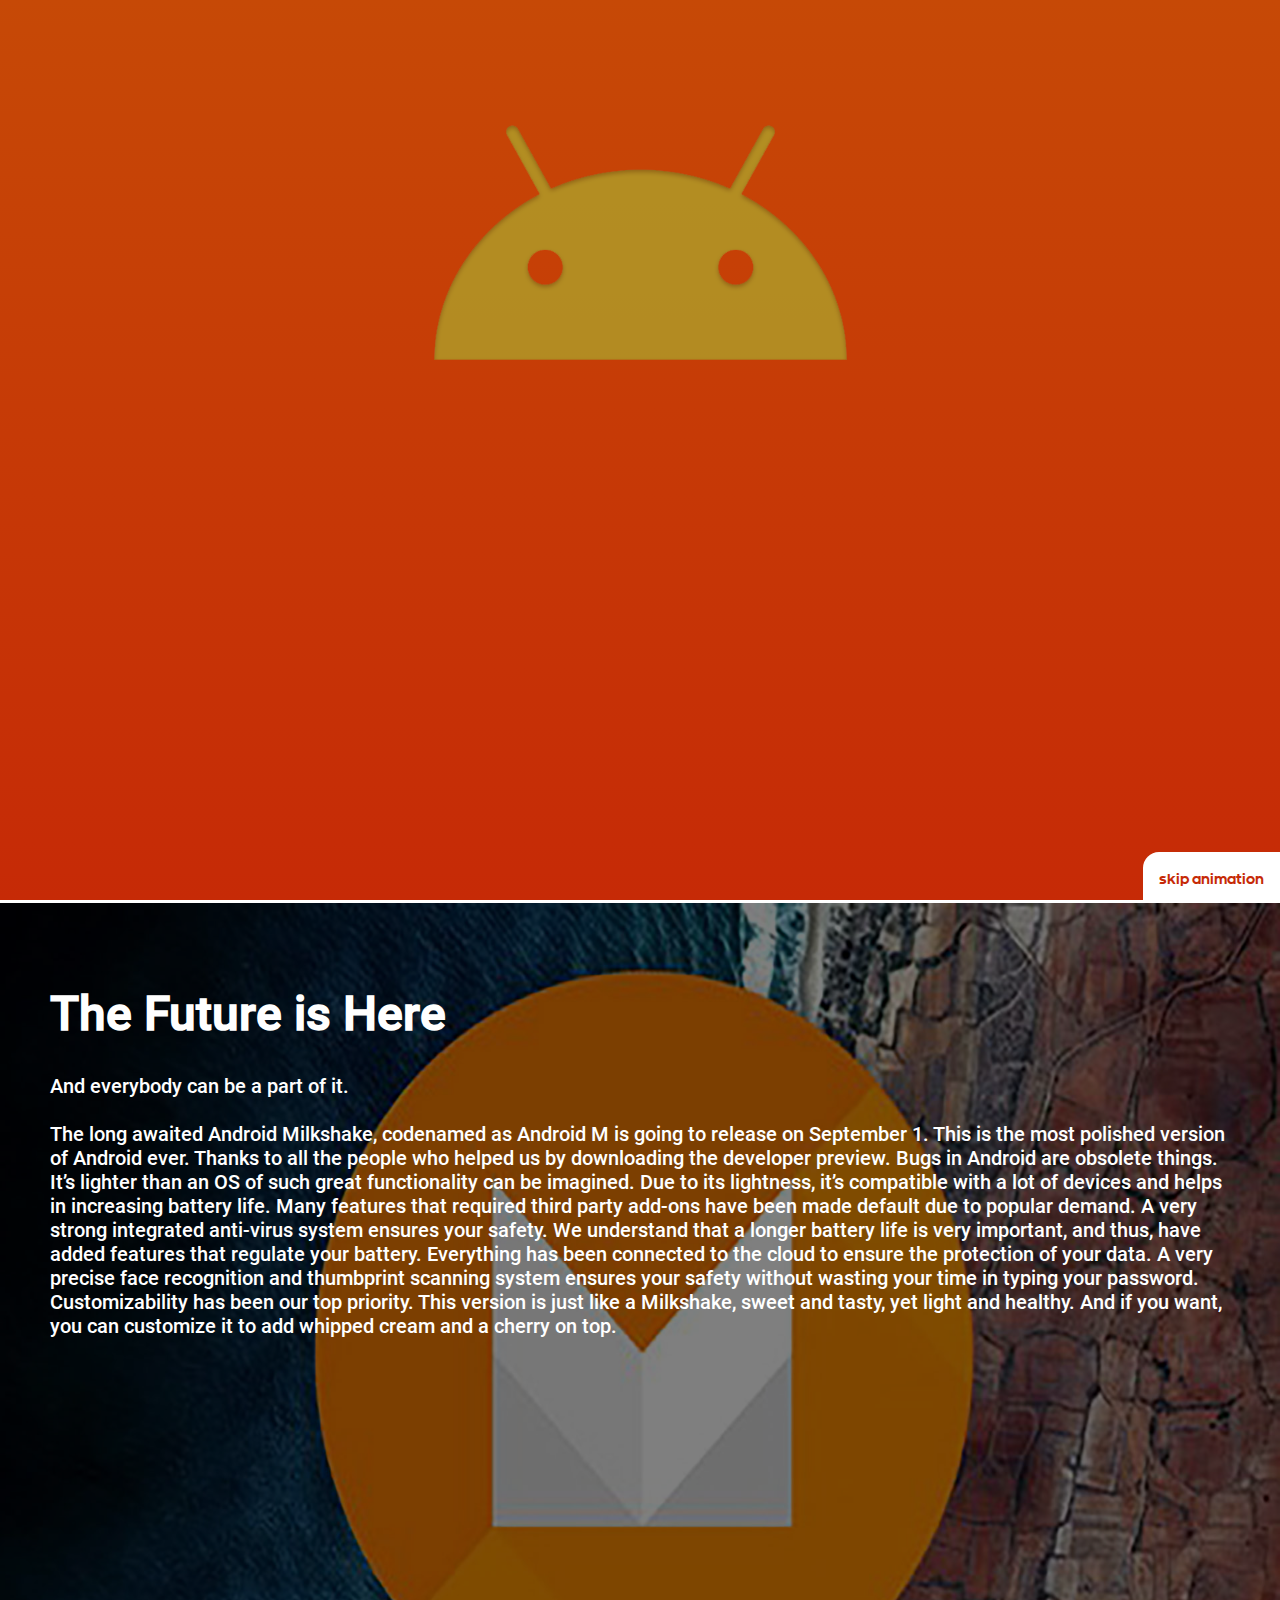
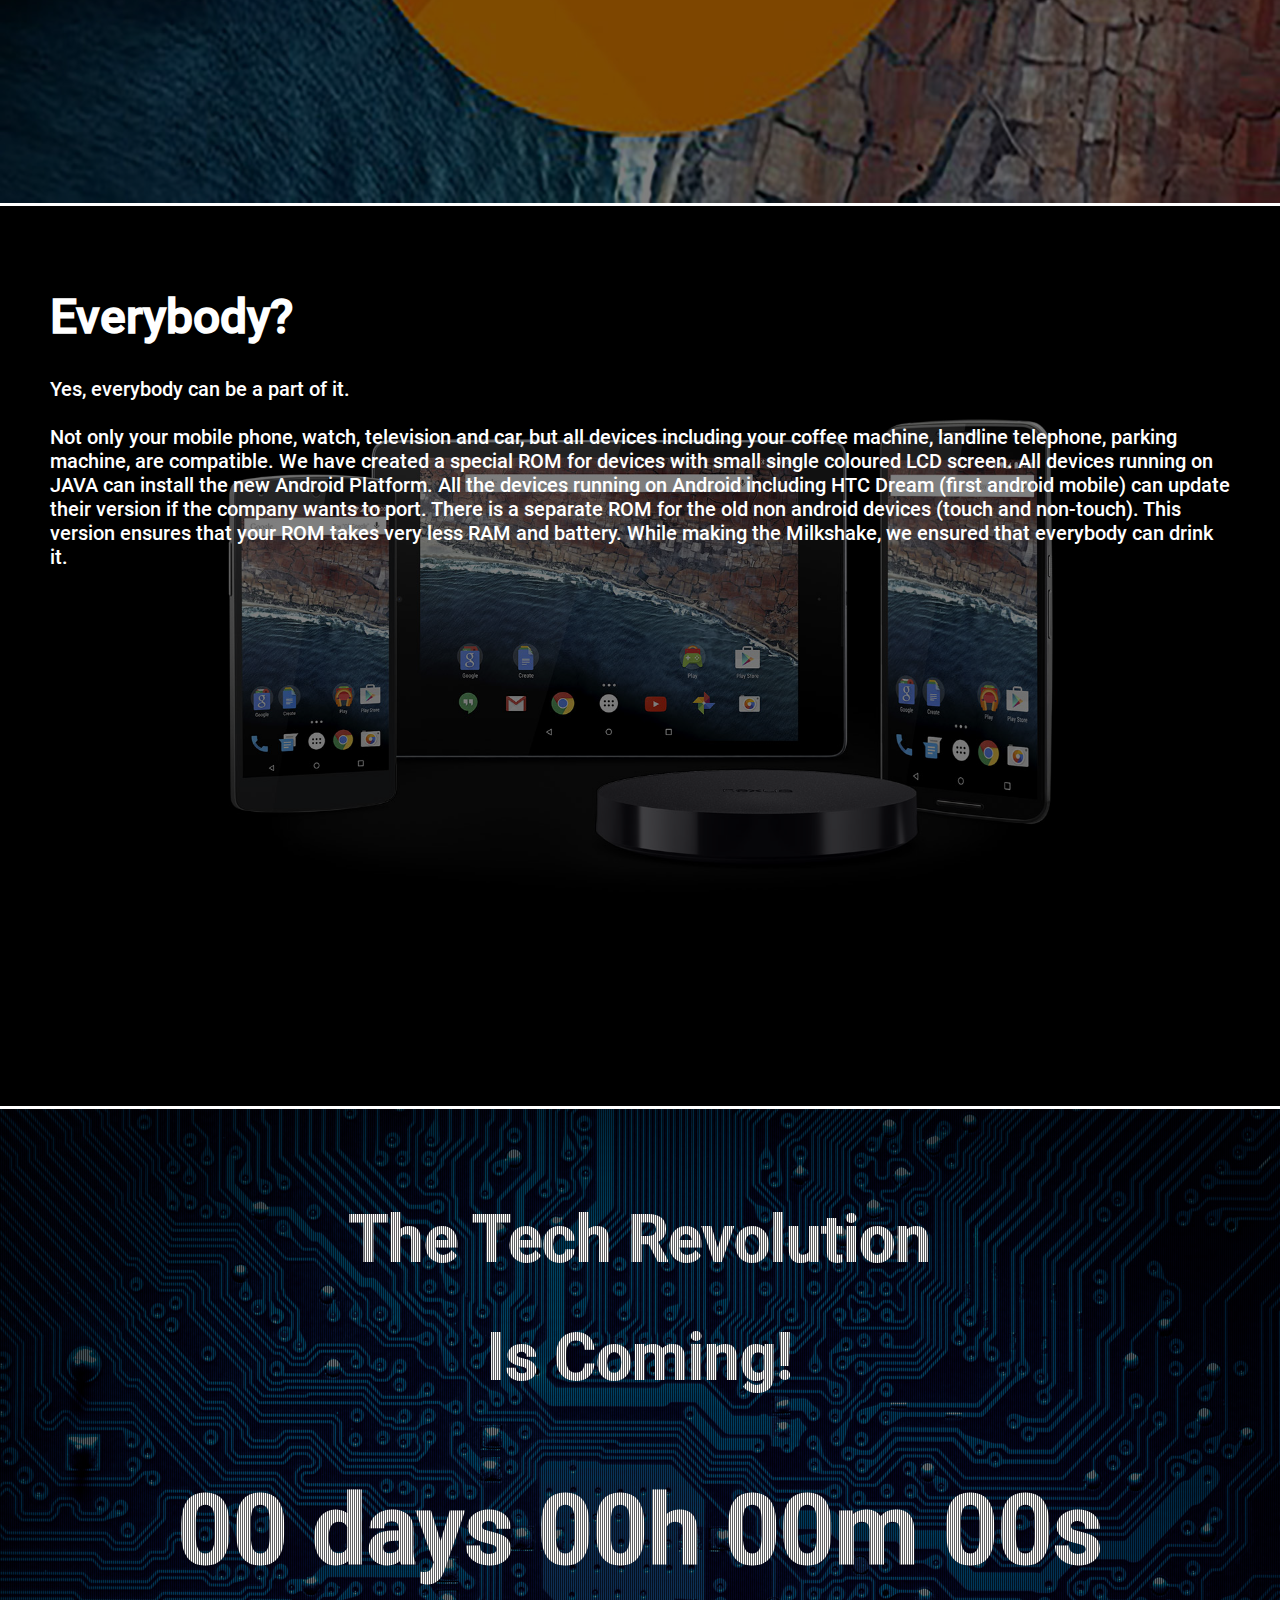
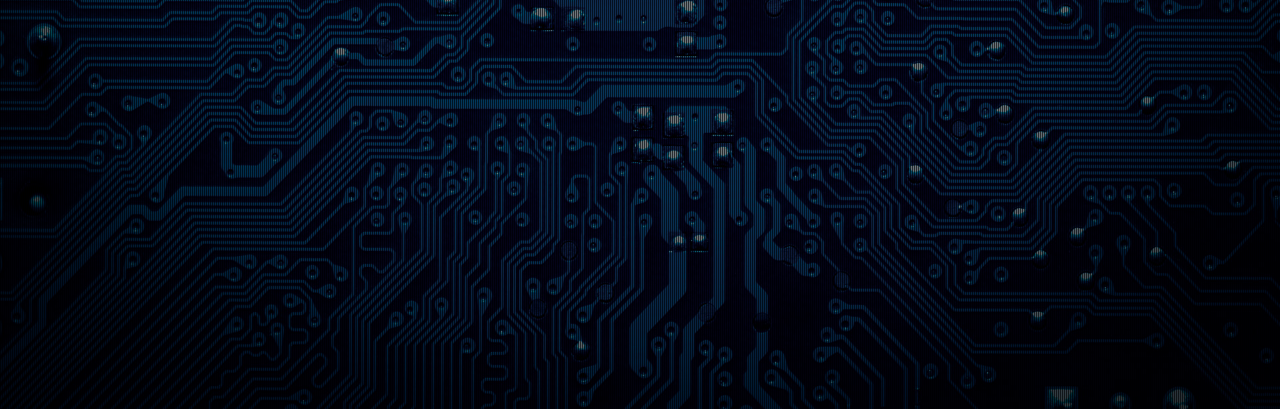
<file: Website/index.html>
<!-- Created By: Ishpreet Singh Bhasin and Manav Singh Gadhoke from Bal Bharati Public School, Pitampura -->

<!DOCTYPE html>
<html>
	<head>
		<meta charset="utf-8">
		<link href="favicon.ico" rel="shortcut icon">
		<title>Android Milkshake</title>
		<link rel="stylesheet" type="text/css" href="design.css">
		<script type="text/javascript" src="jquery.js"></script>
		<script type="text/javascript" src="countdown.js"></script>
	</head>
	<body>
		<div id="menu">
			<a id="andM">android milkshake</a>
			<a id="menuSpacer"></a>
			<a id="home" href="index.html">HOME</a>
			<a id="info-cont" href="info.html"><img id="info" src="design/info.png" align="center"></a>
		</div>

		<div class="page one" style="height: calc(100% - 100px);">
			<img src="img/1.png">
			<img src="img/2.png">
			<img src="img/3.png">
			<img src="img/4.png">
			<img src="img/4.png">
			<img src="img/4.png">
			<img src="img/4.png">
			<img src="img/5.png">
			<img src="img/6.png">
			<img src="img/7.png">
			<div class="limbs">
				<img src="img/8.png">
				<img src="img/9.png">
				<img src="img/10.png">
				<img src="img/11.png">
			</div>
			<img src="img/logo.png">
		</div>
		
		<div class="page two">
			<h1>The Future is Here</h1>
			<p>And everybody can be a part of it.<br/><br/>
				The long awaited Android Milkshake, codenamed as Android M is going to release on September 1. This is the most polished version of Android ever. Thanks to all the people who helped us by downloading the developer preview. Bugs in Android are obsolete things. It’s lighter than an OS of such great functionality can be imagined. Due to its lightness, it’s compatible with a lot of devices and helps in increasing battery life. Many features that required third party add-ons have been made default due to popular demand. A very strong integrated anti-virus system ensures your safety. We understand that a longer battery life is very important, and thus, have added features that regulate your battery.  Everything has been connected to the cloud to ensure the protection of your data. A very precise face recognition and thumbprint scanning system ensures your safety without wasting your time in typing your password. Customizability has been our top priority. This version is just like a Milkshake, sweet and tasty, yet light and healthy. And if you want, you can customize it to add whipped cream and a cherry  on top.
			</p>
		</div>

		<div class="page three">
			<h1>Everybody?</h1>
			<p>
				Yes, everybody can be a part of it.<br/><br/>
				Not only your mobile phone, watch, television and car, but all devices including your coffee machine, landline telephone, parking machine, are compatible. We have created a special ROM for devices with small single coloured LCD screen. All devices running on JAVA can install the new Android Platform. All the devices running on Android including HTC Dream (first android mobile) can update their version if the company wants to port. There is a separate ROM for the old non android devices (touch and non-touch). This version ensures that your ROM takes very less RAM and battery. While making the Milkshake, we ensured that everybody can drink it.
			</p>
		</div>

		<div class="page four">
			<h1>The Tech Revolution</h1>
			<h1>Is Coming!</h1>
			<h2 id="countdown">25days 24h 6m 8s</h2>
		</div>

		<div class="pattern"></div>

		<div id="skip">skip animation</div>

		<script type="text/javascript" src="special.js"></script>
		<script type="text/javascript" src="common.js"></script>
	</body>
</html>
</file>
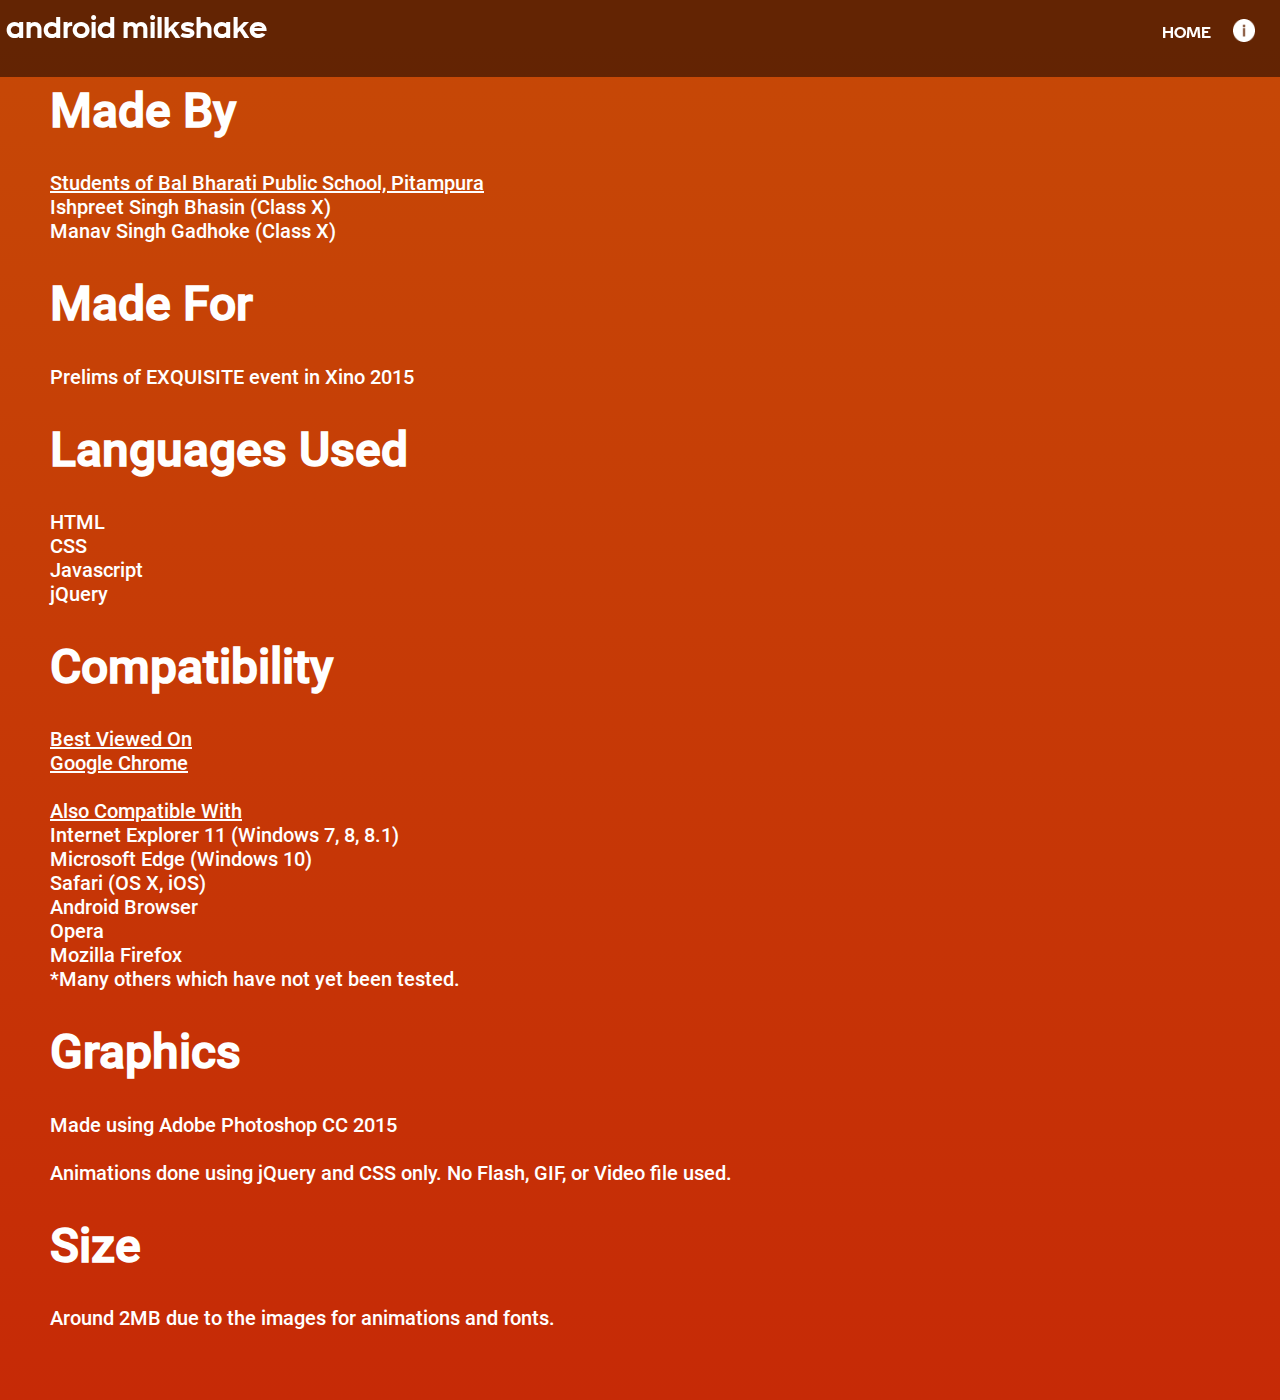
<file: Website/info.html>
<!-- Created By: Ishpreet Singh Bhasin and Manav Singh Gadhoke from Bal Bharati Public School, Pitampura -->

<!DOCTYPE html>
<html style="overflow: auto">
	<head>
		<meta charset="utf-8">
		<link href="favicon.ico" rel="shortcut icon">
		<title>Android M</title>
		<link rel="stylesheet" type="text/css" href="design.css">
		<script type="text/javascript" src="jquery.js"></script>
	</head>
	<body>
		<div id="menu">
			<a id="andM">android milkshake</a>
			<a id="menuSpacer"></a>
			<a id="home" href="index.html">HOME</a>
			<a id="info-cont" href="info.html"><img id="info" src="design/info.png" align="center"></a>
		</div>

		<div class="page one">
			<h1>Made By</h1>
			<p><u>Students of Bal Bharati Public School, Pitampura</u><br/>
				Ishpreet Singh Bhasin (Class X)<br/>
				Manav Singh Gadhoke (Class X)</p>

			<h1>Made For</h1>
			<p>Prelims of EXQUISITE event in Xino 2015</p>

			<h1>Languages Used</h1>
			<p>HTML<br/>
				CSS<br/>
				Javascript<br/>
				jQuery<br/>
			</p>

			<h1>Compatibility</h1>
			<p><u>Best Viewed On</u><br/>
				<a href="http://www.google.com/chrome/" style="color: white;" target="_blank">Google Chrome</a><br/><br/>
				<u>Also Compatible With</u><br/>
				Internet Explorer 11 (Windows 7, 8, 8.1)<br/>
				Microsoft Edge (Windows 10)<br/>
				Safari (OS X, iOS)<br/>
				Android Browser<br/>
				Opera<br/>
				Mozilla Firefox<br/>
				*Many others which have not yet been tested.
			</p>

			<h1>Graphics</h1>
			<p>Made using Adobe Photoshop CC 2015<br/><br/>
				Animations done using jQuery and CSS only. No Flash, GIF, or Video file used.</p>

			<h1>Size</h1>
			<p>Around 2MB due to the images for animations and fonts.</p>
		</div>

		<script type="text/javascript" src="common.js"></script>
	</body>
</html>
</file>
<file: Website/design.css>
/* Created By: Ishpreet Singh Bhasin and Manav Singh Gadhoke from Bal Bharati Public School, Pitampura */

html{
	overflow: hidden;
	font-family: roboto, arial;
}

body, html{
	margin: 0;
	padding: 0;
	width: 100%;
	height: 100%;
	background: black;
}

div{
	display: block;
	margin: 0;
	padding: 0;
}

h1, h2, h3, h4,{
	font-family: open, sans-serif;
}

h1{
	font-size: 300%;
}

h2{
	font-size: 250%;
}

h3{
	font-size: 200%;
}

h4{
	font-size: 150%;
}

p{
	font-size: 125%;
}

*::selection{
	background: #c64906;
}

#menu{
	width: 100%;
	background: rgba(0,0,0,0.5);
	position: fixed;
	z-index: 99;
	color: white;
	font-family: android;
	font-size: 200%;
	padding: 0.2em;
}

#info{
	height: 0.7em;
	width: 0.7em;
}

#home{
	font-size: 50%;
	padding-right: 1em;
	color: white;
	text-decoration: none;
}

#andM{
	cursor: pointer;
}

#menu a{
	transition: color 0.4s;
}

#menu a:hover{
	color: #a4c639;
}

#menuSpacer{
	display: inline-block;
	height: 10px;
}

.page{
	padding: 50px;
	width: calc(100% - 100px);
	min-height: calc(100% - 100px);
	background: white;
	color: white;
	border-top: solid medium white
}

.one{
	min-height: calc(100% - 100px);
	background: -webkit-linear-gradient(top, #c64906, #c62a06);
	background: -moz-linear-gradient(top, #c64906, #c62a06);
	background: -ms-linear-gradient(top, #c64906, #c62a06);
	background: linear-gradient(top, #c64906, #c62a06);
	border-top: 0;
}

.one img{
	position: absolute;
	top: 125px;
	display: block;
	padding: 0;
	margin: 0;
	height: calc(100% - 150px);
	width: auto;
}

.one > img:nth-child(2){
	-webkit-animation-duration: 1s;
	-webkit-animation-fill-mode: forwards;
	animation-duration: 1s;
	animation-fill-mode: forwards;
}

.one > img:nth-child(4), .one > img:nth-child(5), .one > img:nth-child(6), .one > img:nth-child(7), .one > img:nth-child(9), .one > img:nth-child(10){
	top: -100%;
}

.one > img:nth-child(8){
	opacity: 0;
	z-index: 51;
}

.one > img:nth-child(9){
	z-index: 52;
}

.one > img:nth-child(3){
	z-index: 50;
}

.one > img:nth-child(4), .one > img:nth-child(5), .one > img:nth-child(6), .one > img:nth-child(7){
	z-index: 49;
}

.one > img:nth-child(12){
	z-index: 98;
}

.limbs{
	width: calc(100%);
	height: calc(100%);
	padding: 50px;
	top: -50px;
	left: -50px;
	position: relative;
}

.two
{
	background: url('design/shade.png'), url('img/android-m.jpg');
	background-size: 100% 100%;
}

.three{
	background: url('design/shade.png'), url('img/nexus.jpg') no-repeat center;
	background-size: 100%;
}

.four{
	background: url('design/shade.png'), url('img/tech.jpg') no-repeat center;
	background-size: 100% 100%;
}

.four h1, .four h2{
	text-align: center;
}

.four h1{
	font-size: 400%;
}

.four h2{
	font-size: 600%;
	font-family: roboto, arial;
}

.pattern{
	position: relative;
	width: 100%;
	height: 100%;
	background: url('design/techPattern.png');
	bottom: 100%;
}

#skip{
	height: 1em;
	padding: 1em;
	position: fixed;
	bottom: 0;
	right: 0;
	background: white; 
	color: #c62a06;
	font-family: android;
	border-top-left-radius: 1em;
	cursor: pointer;
	transition: -webkit-transform, -ms-transform, transform 0.25s;
}

#skip:hover{
	transform: scale(1.1,1.1);
	-ms-transform: scale(1.1,1.1);
	-webkit-transform: scale(1.1,1.1);
}

@font-face{
	font-family: android;
	src: url('and_black.ttf');
}

@font-face {
  font-family: open;
  font-style: normal;
  font-weight: 700;
  src: local('Open Sans Condensed Bold'), local('OpenSans-CondensedBold'), url(open.woff2) format('woff2');
  unicode-range: U+0000-00FF, U+0131, U+0152-0153, U+02C6, U+02DA, U+02DC, U+2000-206F, U+2074, U+20AC, U+2212, U+2215, U+E0FF, U+EFFD, U+F000;
}

@font-face {
  font-family: roboto;
  font-style: normal;
  font-weight: 500;
  src: local('Roboto Medium'), local('Roboto-Medium'), url(roboto.woff2) format('woff2');
  unicode-range: U+0000-00FF, U+0131, U+0152-0153, U+02C6, U+02DA, U+02DC, U+2000-206F, U+2074, U+20AC, U+2212, U+2215, U+E0FF, U+EFFD, U+F000;
}


@-webkit-keyframes mShrink{
	from{
		-webkit-transform: scale(1,1);
	}
	to{
		-webkit-transform: scale(0,0);
	}
}

@keyframes mShrink{
	from{
		transform: scale(1,1);
	}
	to{
		transform: scale(0,0);
	}
}



::-webkit-scrollbar{
	background: #e6e6e6;
	width: 14px;
	height: 14px;
}

::-webkit-scrollbar-thumb{
	background: #b1b1b1;
	border-radius: 0px;
	border: solid 2px #e6e6e6;
}

::-webkit-scrollbar-thumb:hover{
	background: #8c8c8c;
}



::-webkit-scrollbar-corner{
	background: #e6e6e6;
}

::-webkit-scrollbar-button{
	background: url('design/scroll.png'), transparent;
	width: 28px;
	height: 28px;
}

::-webkit-scrollbar-button:hover{
	background: url('design/scrollHov.png'), #787878;
}


::-webkit-scrollbar-button:vertical:decrement{
	background-position: -1px -2px;	
}

::-webkit-scrollbar-button:vertical:increment{
	background-position: -17px -2px;
}

::-webkit-scrollbar-button:horizontal:decrement{
	background-position: -33px -17px;	
}

::-webkit-scrollbar-button:horizontal:increment{
	background-position: -33px -1px;
}
</file>
